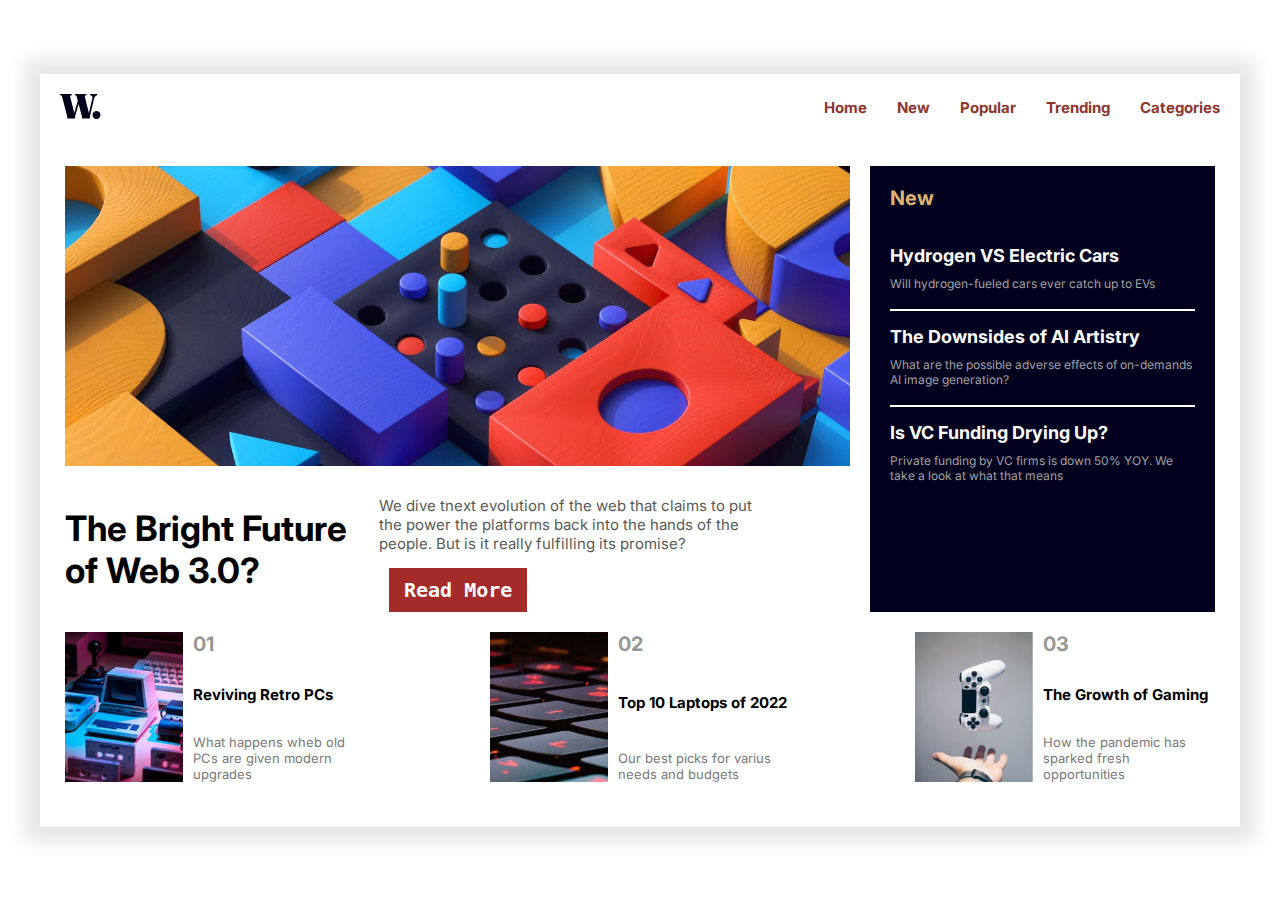
<file: index.html>
<!DOCTYPE html>
<html lang="en">
  <head>
    <meta charset="UTF-8" />
    <meta http-equiv="X-UA-Compatible" content="IE=edge" />
    <meta name="viewport" content="width=device-width, initial-scale=1.0" />
    <link rel="stylesheet" href="./styles.css" />
    <link rel="preconnect" href="https://fonts.googleapis.com" />
    <link rel="preconnect" href="https://fonts.gstatic.com" crossorigin />
    <link
      href="https://fonts.googleapis.com/css2?family=Inter:wght@300;500;700&display=swap"
      rel="stylesheet"
    />
    <title>News Homepage</title>
  </head>
  <body>
    <div class="shadow">
      <header>
        <figure class="logo">
          <img src="./Assets/images/logo.svg" alt="logo" />
        </figure>
        <div class="menu">
          <img src="./Assets/images/icon-menu.svg" alt="" id="menuButton" />
          <ul class="rightMenu" id="rightMenu">
            <img
              src="./Assets/images/icon-menu-close.svg"
              alt=""
              id="closeMenuButton"
            />
            <li>Home</li>
            <li>New</li>
            <li>Popular</li>
            <li>Trending</li>
            <li>Categories</li>
          </ul>
        </div>
        <nav class="bar-menu">
          <ul>
            <li>Home</li>
            <li>New</li>
            <li>Popular</li>
            <li>Trending</li>
            <li>Categories</li>
          </ul>
        </nav>
      </header>
      <main>
        <section class="section-1">
          <figure class="img-1"></figure>
          <div class="text-container">
            <h3>The Bright Future of Web 3.0?</h3>
            <div>
              <p>
                We dive tnext evolution of the web that claims to put the power
                the platforms back into the hands of the people. But is it
                really fulfilling its promise?
              </p>
              <a class="buttom-new" href="#">Read More</a>
            </div>
          </div>
        </section>
        <aside class="news">
          <h3 class="title-News">New</h3>
          <div class="new new-1">
            <h4>Hydrogen VS Electric Cars</h4>
            <p>Will hydrogen-fueled cars ever catch up to EVs</p>
          </div>
          <div class="new new-2">
            <h4>The Downsides of AI Artistry</h4>
            <p>
              What are the possible adverse effects of on-demands AI image
              generation?
            </p>
          </div>
          <div class="new new-3">
            <h4>Is VC Funding Drying Up?</h4>
            <p>
              Private funding by VC firms is down 50% YOY. We take a look at
              what that means
            </p>
          </div>
        </aside>
        <section class="other-news">
          <div class="otherNew otherNew1">
            <figure>
              <img src="./Assets/images/image-retro-pcs.jpg" alt="" />
            </figure>
            <div class="text-OtherNew">
              <h3>01</h3>
              <h4>Reviving Retro PCs</h4>
              <p>What happens wheb old PCs are given modern upgrades</p>
            </div>
          </div>
          <div class="otherNew otherNew2">
            <figure>
              <img src="./Assets/images/image-top-laptops.jpg" alt="" />
            </figure>
            <div class="text-OtherNew">
              <h3>02</h3>
              <h4>Top 10 Laptops of 2022</h4>
              <p>Our best picks for varius needs and budgets</p>
            </div>
          </div>
          <div class="otherNew otherNew3">
            <figure>
              <img src="./Assets/images/image-gaming-growth.jpg" alt="" />
            </figure>
            <div class="text-OtherNew">
              <h3>03</h3>
              <h4>The Growth of Gaming</h4>
              <p>How the pandemic has sparked fresh opportunities</p>
            </div>
          </div>
        </section>
      </main>
    </div>
    <script src="./index.js"></script>
  </body>
</html>
</file>
<file: styles.css>
:root {
  --desplazamiento: -250px;
}
* {
  margin: 0;
  padding: 0;
  box-sizing: border-box;
}

html {
  font-size: 62.5%;
  font-family: sans-serif;
  font-family: "Inter", sans-serif;
}

body {
  display: grid;
  width: 100%;
  height: 100%;
  background-color: rgb(255, 255, 255);
  place-items: center;
}
body .shadow {
  box-shadow: 0px 0px 18px 15px rgba(0, 0, 0, 0.1);
}
header {
  display: flex;
  width: 100%;
  align-items: center;
  justify-content: space-between;
  padding: 20px;
  position: relative;
  background-color: white;
}
header .bar-menu {
  display: none;
}
header .logo img,
.menu img {
  height: 25px;
  cursor: pointer;
}
.menu img {
  width: 40px;
}

.rightMenu {
  display: none;
  position: fixed;
  width: 60vw;
  height: 110vh;
  flex-direction: column;
  justify-content: center;
  background-color: white;
  list-style: none;
  gap: 30px;
  padding: 0 20px;
  top: 0px;
  right: 0px;
  overflow: hidden;
  transition: all 0.2s;
  z-index: 2;
}
.rightMenu img {
  position: absolute;
  top: 25px;
  right: 25px;
  width: 30px;
  height: 27px;
}
.rightMenu-active {
  display: flex;
}

.rightMenu li {
  font-size: 1.8rem;
  font-weight: bold;
}

main {
  display: flex;
  width: 100%;
  flex-direction: column;
  align-items: center;
  padding: 0 15px;
  gap: 30px;
  background-color: white;
}
main .section-1 {
  display: flex;
  width: 100%;
  justify-content: center;
  align-items: center;
  flex-direction: column;
  padding: 0;
  gap: 20px;
}
main .section-1 .img-1 {
  width: 100%;
  height: 300px;
  background-image: url(./Assets/images/image-web-3-mobile.jpg);
  background-repeat: no-repeat;
  background-position: center;
  background-size: cover;
}
main .section-1 .text-container {
  width: 100%;
}

main .section-1 .text-container h3 {
  font-size: 3.5rem;
}

main .section-1 .text-container p {
  font-size: 1.5rem;
  color: rgb(89, 89, 89);
  margin-top: 10px;
  margin-bottom: 15px;
}

main .section-1 .text-container a {
  display: inline-block;
  padding: 10px 15px;
  margin-left: 10px;
  font-size: 2rem;
  font-family: monospace;
  font-weight: bold;
  background-color: brown;
  color: white;
  text-decoration: none;
  cursor: pointer;
}

main .news {
  display: flex;
  width: 100%;
  flex-direction: column;
  background-color: #01011f;
  padding: 20px;
  gap: 35px;
}

main .news .title-News {
  font-size: 2rem;
  color: #dfb46f;
}
main .news .new {
  width: 100%;
  position: relative;
}
main .news .new h4 {
  font-size: 1.8rem;
  color: white;
}
main .news .new p {
  font-size: 1.2rem;
  margin-top: 10px;
  color: rgb(164, 162, 162);
}

main .news .new-1::after,
.new-2::after {
  position: absolute;
  content: "";
  width: 100%;
  height: 2px;
  background-color: white;
  bottom: -20px;
}
main .other-news {
  display: flex;
  width: 100%;
  min-height: 100px;
  flex-wrap: wrap;
  gap: 30px;
  margin: 20px 0;
  justify-content: center;
}

main .other-news .otherNew {
  display: flex;
  width: 100%;
  max-width: 350px;
  height: 150px;
  gap: 10px;
}

main .other-news .otherNew figure {
  height: 100%;
}
main .other-news .otherNew figure img {
  height: 100%;
}

main .other-news .otherNew .text-OtherNew {
  display: flex;
  flex-direction: column;
  justify-content: space-between;
}
main .other-news .otherNew .text-OtherNew h3 {
  font-size: 2rem;
  color: rgb(151, 151, 151);
}
main .other-news .otherNew .text-OtherNew h4 {
  font-size: 1.5rem;
  font-weight: bolder;
}

main .other-news .otherNew .text-OtherNew p {
  font-size: 1.3rem;
  color: rgb(121, 121, 121);
}

@media (min-width: 635px) {
  body {
    width: 100vw;
    height: 100vh;
  }
  header {
    max-width: 1440px;
  }
  header .menu {
    display: none;
  }
  header .bar-menu {
    display: block;
  }
  header .bar-menu ul {
    display: flex;
    gap: 30px;
    list-style: none;
  }
  header .bar-menu ul li {
    font-size: 1.5rem;
    font-weight: bold;
    color: #8c362e;
    cursor: pointer;
  }
  main {
    width: 100%;
    max-width: 1200px;
    flex-direction: row;
    flex-wrap: wrap;
    align-items: stretch;
    justify-content: space-between;
    gap: 0;
    padding: 25px;
  }

  main .section-1 {
    display: flex;
    width: 70%;
    height: 100%;
    justify-items: center;
    padding-right: 20px;
  }
  main .section-1 .img-1 {
    background-image: url(./Assets/images/image-web-3-desktop.jpg);
  }
  main .section-1 .img-1 {
    width: 100%;
  }
  main .section-1 .img-1 img {
    max-height: 300px;
  }
  main .section-1 .text-container {
    display: flex;
    flex-wrap: wrap;
    align-items: center;
  }
  main .section-1 .text-container h3 {
    width: 40%;
  }
  main .section-1 .text-container div {
    width: 50%;
  }

  main .news {
    width: 30%;
  }
  main .other-news {
    width: 100%;
    flex-direction: row;
    flex-wrap: wrap;
    justify-content: space-between;
  }
  main .other-news .otherNew {
    width: 40%;
    max-width: 300px;
  }
}
</file>
